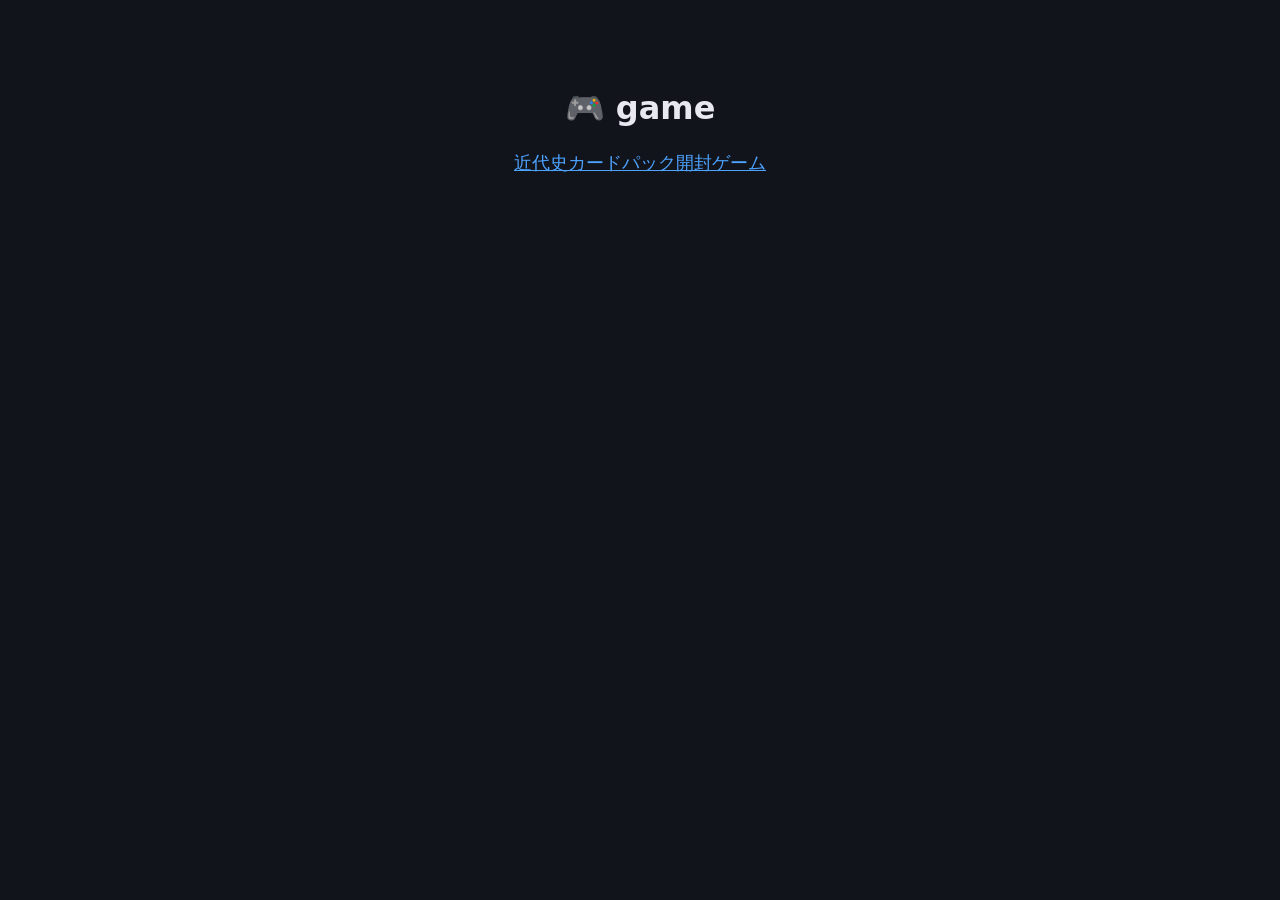
<file: index.html>
<!DOCTYPE html>
<html lang="ja">
  <head>
    <meta charset="UTF-8">
    <meta name="viewport" content="width=device-width, initial-scale=1.0">
    <title>game</title>
    <style>
      body { font-family: system-ui, sans-serif; background: #12141c; color: #e8e8f0; display: flex; flex-direction: column; align-items: center; padding-top: 60px; }
      h1 { margin-bottom: 24px; }
      a { color: #4da3ff; font-size: 18px; }
    </style>
  </head>
  <body>
    <h1>🎮 game</h1>
    <a href="game/cardgame/">近代史カードパック開封ゲーム</a>
  </body>
</html>
</file>
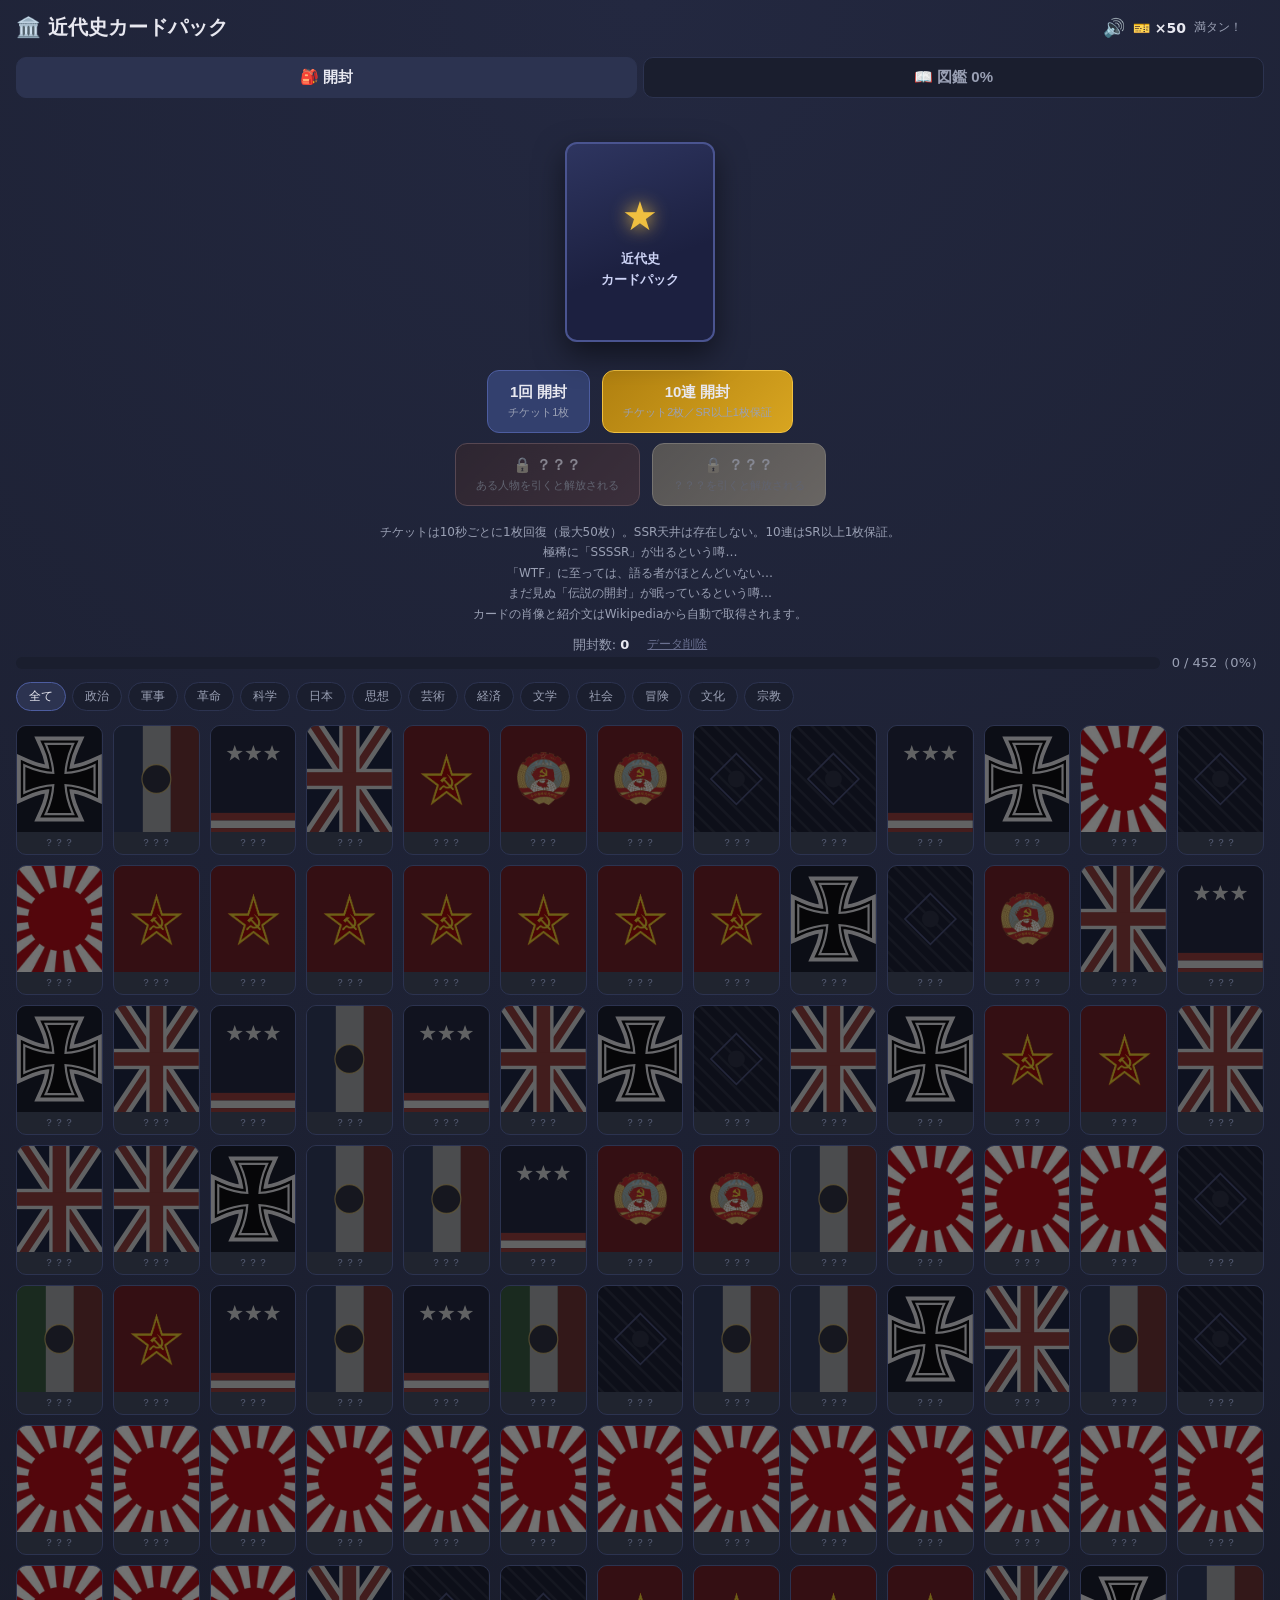
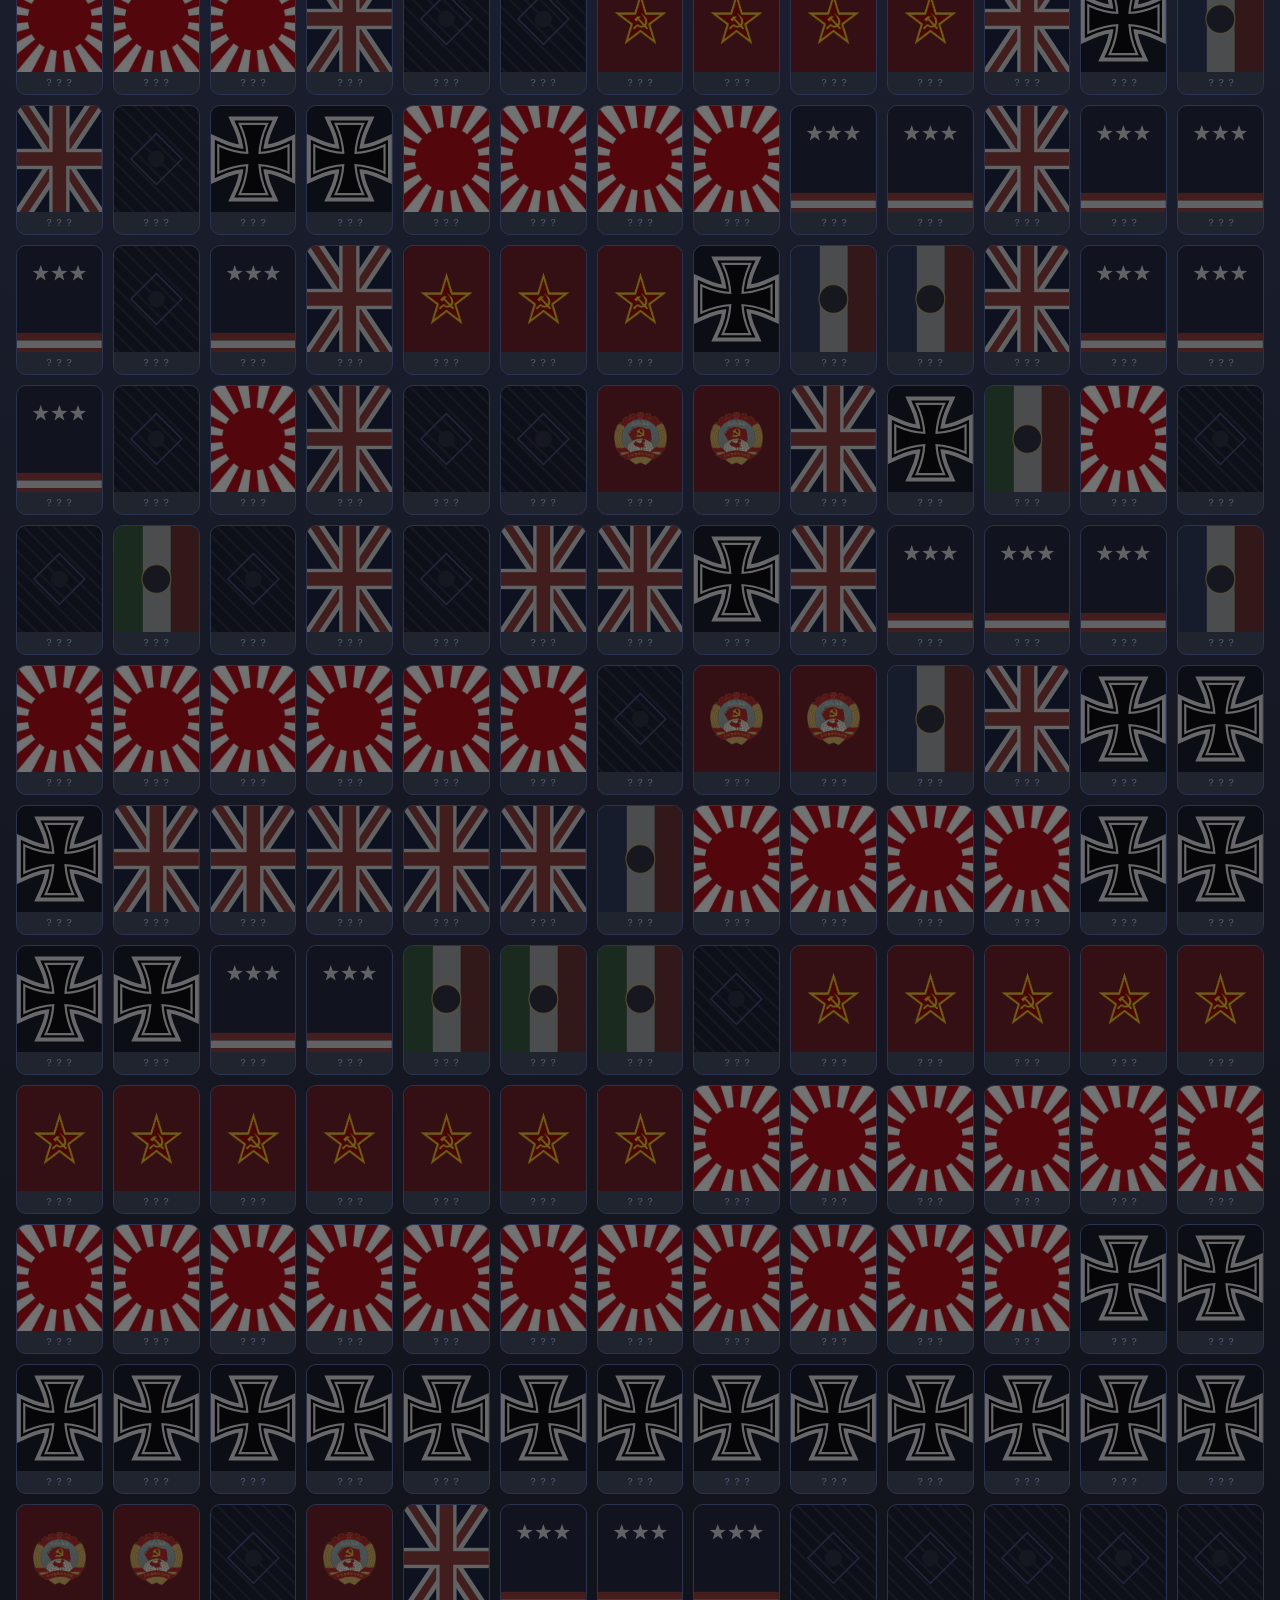
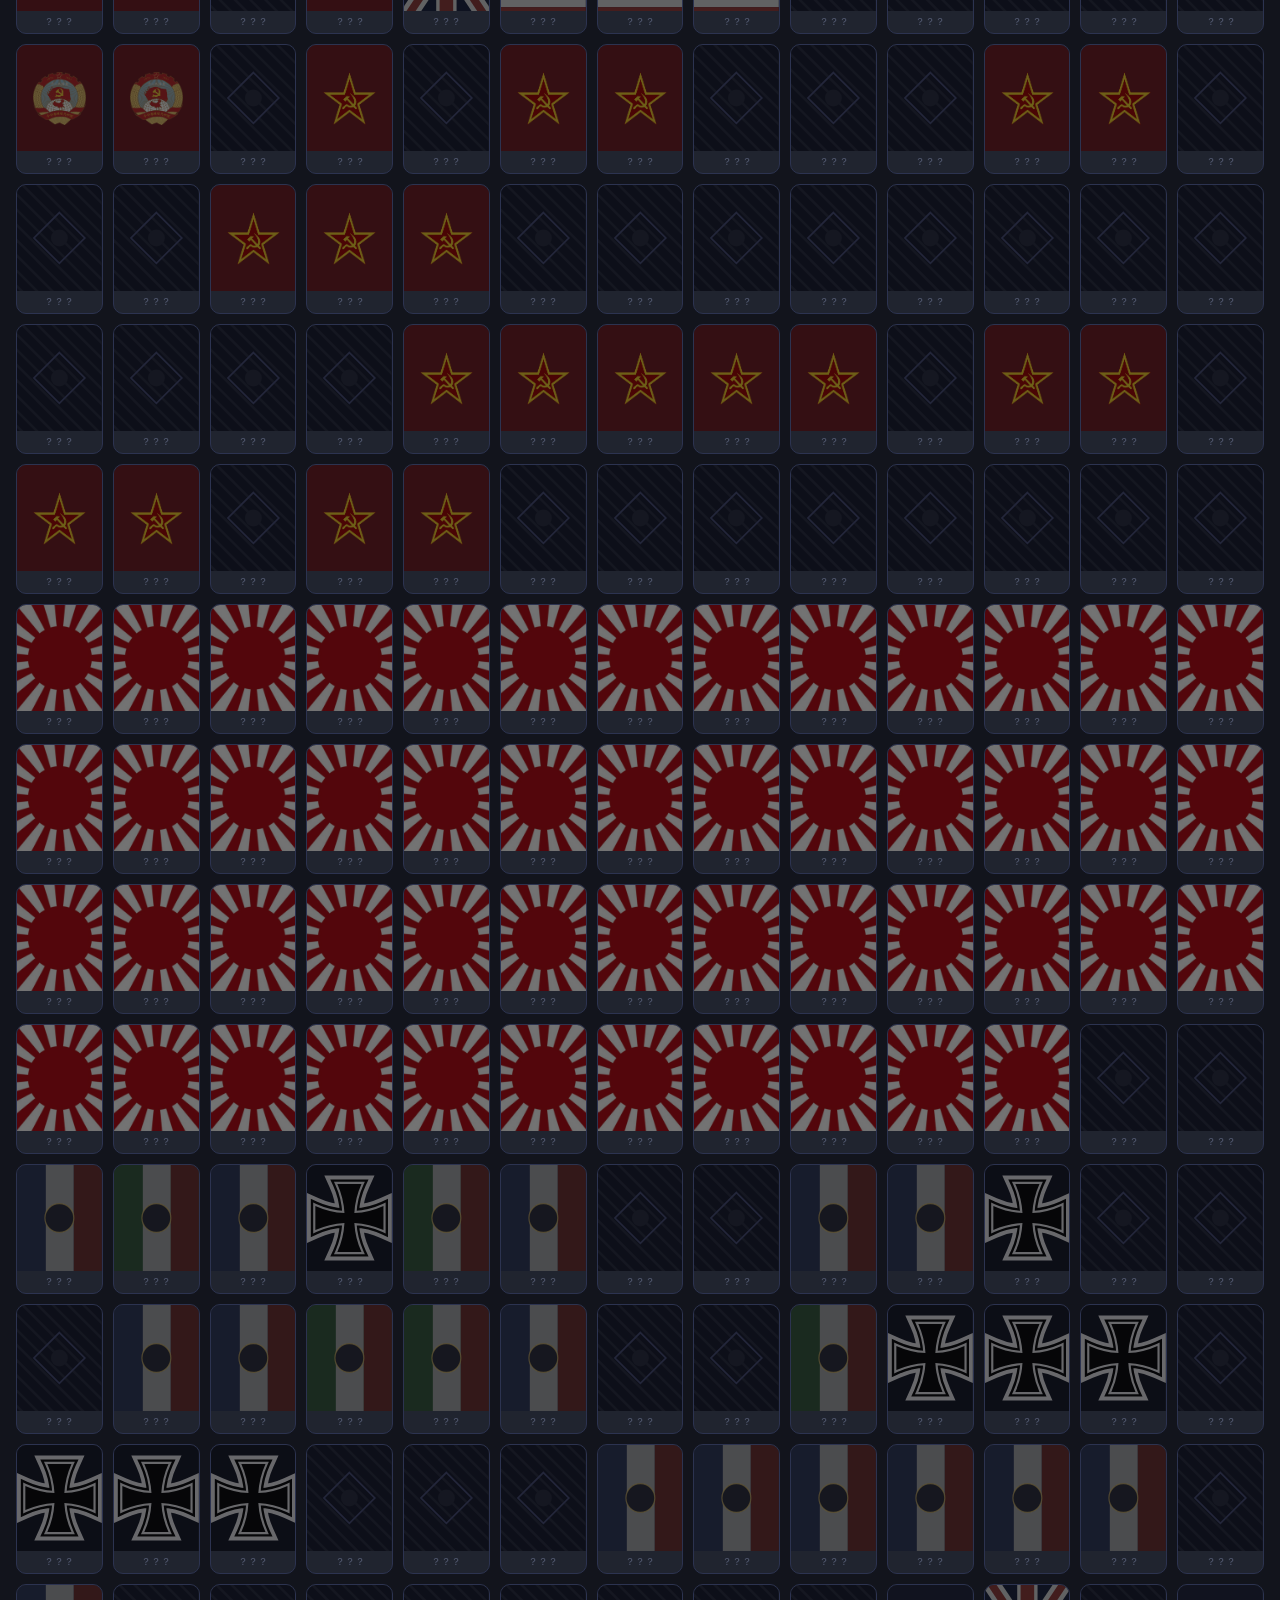
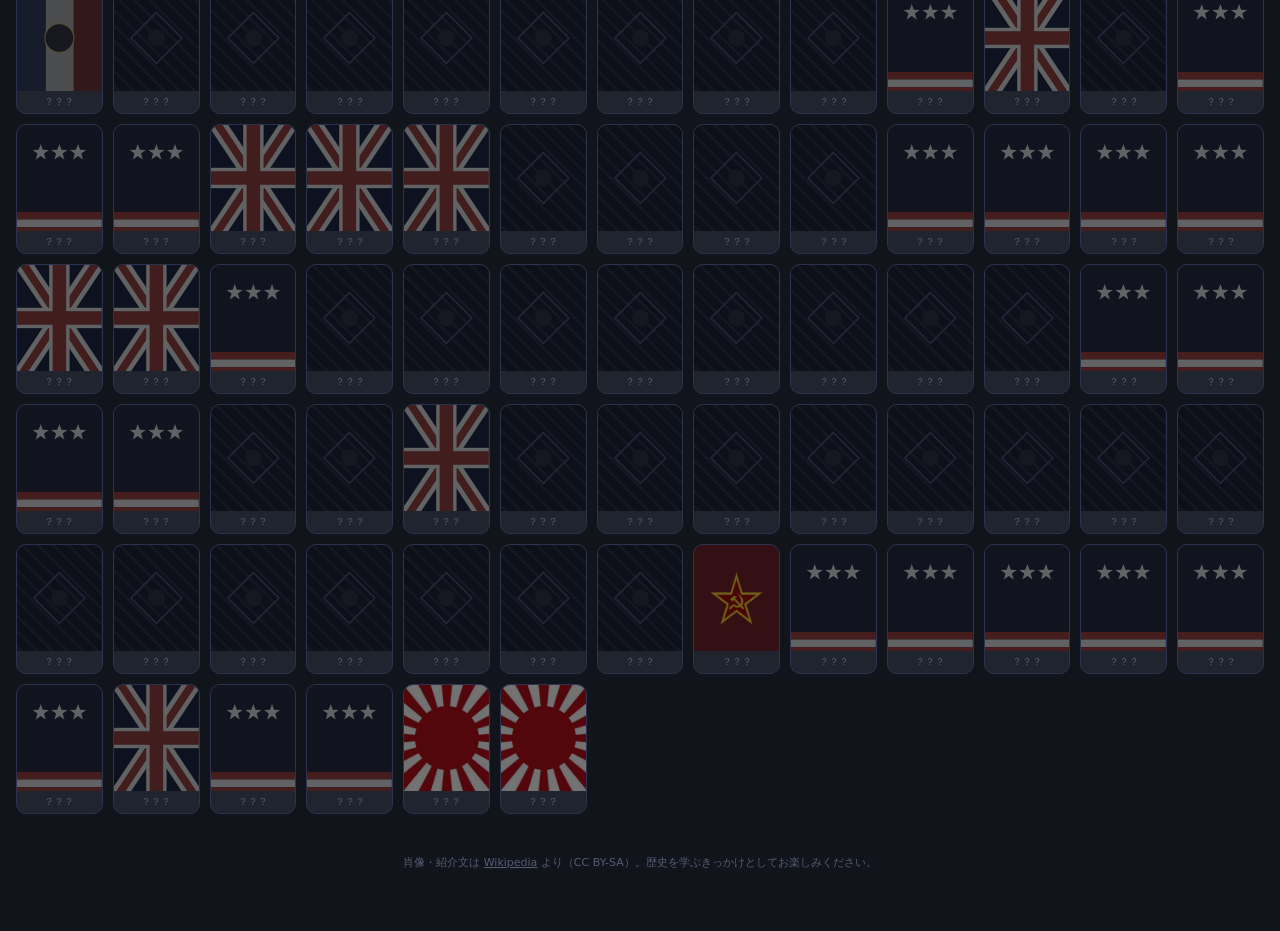
<file: game/cardgame/index.html>
<!DOCTYPE html>
<html lang="ja">
<head>
<meta charset="UTF-8">
<meta name="viewport" content="width=device-width, initial-scale=1.0, viewport-fit=cover">
<title>近代史カードパック</title>
<link rel="stylesheet" href="style.css?v=16">
</head>
<body>
<header>
  <h1>🏛️ 近代史カードパック</h1>
  <div class="tickets">
    <button id="mute" class="icon-btn" title="サウンド ON/OFF">🔊</button>
    <span id="ticket-count" class="ticket-pill">🎫 ×5</span>
    <span id="ticket-timer" class="ticket-timer"></span>
  </div>
</header>

<nav class="tabs">
  <button class="tab active" data-tab="gacha">🎒 開封</button>
  <button class="tab" data-tab="dex" id="dex-tab">📖 図鑑 <span id="dex-pct"></span></button>
</nav>

<main>
  <!-- 開封 -->
  <section id="gacha" class="panel active">
    <div class="pack-visual" id="pack-visual">
      <div class="pack-body">
        <div class="pack-star">★</div>
        <div class="pack-label">近代史<br>カードパック</div>
      </div>
    </div>
    <div class="gacha-buttons">
      <button id="draw1" class="btn">1回 開封<br><small>チケット1枚</small></button>
      <button id="draw10" class="btn btn-gold">10連 開封<br><small>チケット2枚／SR以上1枚保証</small></button>
    </div>
    <div class="gacha-buttons vip-buttons">
      <button id="draw-ssr1" class="btn btn-crimson"></button>
      <button id="draw-ssr10" class="btn btn-gold"></button>
    </div>
    <p class="note">チケットは10秒ごとに1枚回復（最大50枚）。SSR天井は存在しない。10連はSR以上1枚保証。<br>極稀に「SSSSR」が出るという噂…<br>「WTF」に至っては、語る者がほとんどいない…<br>まだ見ぬ「伝説の開封」が眠っているという噂…<br>カードの肖像と紹介文はWikipediaから自動で取得されます。</p>
    <div class="stats">
      <span>開封数: <b id="stat-packs">0</b></span>
      <button id="reset" class="link-btn">データ削除</button>
    </div>
  </section>

  <!-- 図鑑 -->
  <section id="dex" class="panel">
    <div class="dex-head">
      <div class="progress"><div id="progress-bar"></div></div>
      <span id="progress-text">0 / 0（0%）</span>
    </div>
    <div class="filters" id="filters"></div>
    <div id="dex-grid" class="dex-grid"></div>
  </section>
</main>

<footer>肖像・紹介文は <a href="https://ja.wikipedia.org/" target="_blank" rel="noopener">Wikipedia</a> より（CC BY-SA）。歴史を学ぶきっかけとしてお楽しみください。</footer>

<!-- 開封結果オーバーレイ -->
<div id="overlay" class="overlay hidden">
  <div class="overlay-head">
    <span id="overlay-title">開封結果</span>
  </div>
  <div id="cards-area" class="cards-area"></div>
  <div class="overlay-actions">
    <button id="open-all" class="btn btn-small">すべてめくる</button>
    <button id="close-overlay" class="btn btn-small">閉じる</button>
  </div>
</div>

<!-- カード詳細 -->
<div id="detail" class="overlay hidden">
  <div class="detail-box" id="detail-box"></div>
</div>

<audio id="soviet-jingle" src="assets/soviet.mp3" preload="auto"></audio>
<audio id="china-jingle" src="assets/china.mp3" preload="auto" loop></audio>
<audio id="erika-jingle" src="assets/erika.mp3" preload="auto"></audio>
<audio id="kongyo-jingle" src="assets/kongyo.mp3" preload="auto" loop></audio>
<video id="confirm-video" class="confirm-video hidden" src="assets/confirm.mp4" playsinline></video>
<script src="cards.js?v=17"></script>
<script src="app.js?v=40"></script>
</body>
</html>
</file>
<file: game/cardgame/style.css>
:root {
  --bg: #12141c;
  --bg2: #1a1e2e;
  --card-bg: #20242f;
  --text: #e8e8f0;
  --sub: #9aa0b4;
  --gold: #f0c040;
  --n: #8b93a5;
  --r: #4da3ff;
  --sr: #c07aff;
  --ssr: #ff7043;
}
* { box-sizing: border-box; margin: 0; padding: 0; }
body {
  background: radial-gradient(circle at 50% 0%, #232840 0%, var(--bg) 55%);
  color: var(--text);
  font-family: "Hiragino Kaku Gothic ProN", "Yu Gothic", system-ui, sans-serif;
  min-height: 100vh;
  padding-bottom: 60px;
  touch-action: manipulation;            /* ダブルタップズーム・長押しメニュー抑制 */
  -webkit-tap-highlight-color: transparent;
}
header {
  display: flex; align-items: center; justify-content: space-between;
  padding: 14px 16px 6px;
}
header h1 { font-size: 20px; }
.tickets { display: flex; align-items: center; gap: 8px; }
.ticket-pill { font-size: 14px; font-weight: bold; }
.ticket-timer { font-size: 12px; color: var(--sub); min-width: 70px; text-align: left; }
.icon-btn { background: none; border: none; font-size: 18px; cursor: pointer; }
.tabs { display: flex; gap: 6px; padding: 10px 16px; }
.tab {
  flex: 1; padding: 10px; font-size: 15px; font-weight: bold; cursor: pointer;
  background: var(--bg2); color: var(--sub); border: 1px solid #2c3350; border-radius: 10px;
}
.tab.active { color: var(--text); background: #2c3350; }
main { padding: 10px 16px; }

/* ---- 開封パネル ---- */
.pack-visual { display: flex; justify-content: center; padding: 24px 0 28px; }
.pack-body {
  width: 150px; height: 200px; border-radius: 12px; position: relative;
  background: linear-gradient(160deg, #2e3560, #1c2040 60%);
  border: 2px solid #4a5490;
  display: flex; flex-direction: column; align-items: center; justify-content: center;
  box-shadow: 0 12px 30px rgba(0,0,0,.5);
  transition: transform .15s;
}
.pack-body.shake { animation: shake .5s ease; }
@keyframes shake {
  0%,100% { transform: rotate(0); } 25% { transform: rotate(-4deg); }
  50% { transform: rotate(4deg); } 75% { transform: rotate(-3deg); }
}
.pack-star { font-size: 40px; color: var(--gold); text-shadow: 0 0 18px var(--gold); }
.pack-label { margin-top: 10px; font-size: 13px; font-weight: bold; text-align: center; line-height: 1.6; color: #cdd3f5; }
.gacha-buttons { display: flex; gap: 12px; justify-content: center; }
.btn {
  background: #33406e; color: var(--text); border: 1px solid #4d5da0;
  padding: 12px 20px; border-radius: 12px; font-size: 15px; font-weight: bold; cursor: pointer;
  transition: transform .1s, filter .15s;
}
.btn small { font-weight: normal; font-size: 11px; color: var(--sub); display: block; margin-top: 3px; }
.btn:active { transform: scale(.96); }
.btn:disabled { filter: grayscale(.8); opacity: .5; cursor: not-allowed; }
.btn-gold { background: linear-gradient(135deg, #b08010, #d8a520); border-color: #f0c040; }
.note { margin-top: 16px; font-size: 12px; color: var(--sub); line-height: 1.7; text-align: center; }
.stats { display: flex; gap: 18px; justify-content: center; margin-top: 12px; font-size: 13px; color: var(--sub); }
.stats b { color: var(--text); }
.link-btn { background: none; border: none; color: #6a7090; font-size: 12px; cursor: pointer; text-decoration: underline; }

/* ---- 図鑑 ---- */
.dex-head { display: flex; align-items: center; gap: 12px; margin-bottom: 10px; }
.progress { flex: 1; height: 12px; background: var(--bg2); border-radius: 6px; overflow: hidden; }
#progress-bar { height: 100%; width: 0; background: linear-gradient(90deg, #4da3ff, #f0c040); transition: width .3s; }
#progress-text { font-size: 13px; color: var(--sub); white-space: nowrap; }
.filters { display: flex; gap: 6px; flex-wrap: wrap; margin-bottom: 14px; }
.filter-btn {
  padding: 5px 12px; font-size: 12px; border-radius: 20px; cursor: pointer;
  background: var(--bg2); color: var(--sub); border: 1px solid #2c3350;
}
.filter-btn.active { color: var(--text); border-color: #4d5da0; background: #2c3350; }
.dex-grid { display: grid; grid-template-columns: repeat(auto-fill, minmax(86px, 1fr)); gap: 10px; }
.dex-card {
  border-radius: 10px; overflow: hidden; background: var(--card-bg);
  border: 1px solid #2c3350; cursor: pointer; position: relative;
}
.dex-card .thumb { width: 100%; aspect-ratio: 4/5; object-fit: cover; display: block; background: #171a26; }
.dex-card.locked .thumb { filter: brightness(0.25) grayscale(1); }
.dex-card .cname {
  font-size: 10px; padding: 4px 4px; text-align: center; white-space: nowrap;
  overflow: hidden; text-overflow: ellipsis; color: var(--text);
}
.dex-card.locked .cname { color: #565d75; }
.dex-card .lv { position: absolute; top: 3px; left: 3px; font-size: 9px; background: rgba(0,0,0,.6); border-radius: 6px; padding: 1px 4px; color: var(--gold); }
.badge-mini { position: absolute; top: 3px; right: 3px; font-size: 8px; font-weight: bold; padding: 1px 4px; border-radius: 4px; background: rgba(0,0,0,.55); }
.badge-mini.SSR { color: var(--ssr); } .badge-mini.SR { color: var(--sr); }
.badge-mini.R { color: var(--r); } .badge-mini.N { color: var(--n); }

/* ---- 開封オーバーレイ ---- */
.overlay {
  position: fixed; inset: 0; background: rgba(8, 10, 18, .94); z-index: 50;
  overflow-y: auto; padding: 16px; animation: fadein .25s ease;
}
.overlay.hidden { display: none; }
@keyframes fadein { from { opacity: 0; } }
.overlay-head { display: flex; justify-content: space-between; align-items: center; margin-bottom: 16px; }
.overlay-head span { font-size: 17px; font-weight: bold; }
.overlay-actions { position: fixed; bottom: calc(18px + env(safe-area-inset-bottom)); left: 50%; transform: translateX(-50%); display: flex; gap: 12px; z-index: 60; }
/* 連打時のテキスト選択・iOS拡大抑制 */
.card, .dex-card, .btn, .tab, .filter-btn, .pack-body { -webkit-user-select: none; user-select: none; }
.overlay.soviet::before {
  content: ""; position: fixed; inset: 0; pointer-events: none; z-index: 1;
  background: radial-gradient(circle at 50% 32%, rgba(200,32,44,.45) 0%, rgba(140,16,28,.2) 45%, transparent 72%);
  animation: redpulse 1s ease-in-out infinite alternate;
}
@keyframes redpulse { from { opacity: .4; } to { opacity: 1; } }
.btn-small { padding: 7px 12px; font-size: 13px; border-radius: 8px; }
.cards-area {
  display: grid; grid-template-columns: repeat(auto-fill, minmax(140px, 1fr));
  gap: 14px; max-width: 780px; margin: 0 auto; padding-bottom: 96px;
}

/* ---- カード（めくり） ---- */
.card { perspective: 900px; aspect-ratio: 2/3; cursor: pointer; }
.card .inner {
  position: relative; width: 100%; height: 100%;
  transform-style: preserve-3d; transition: transform .55s cubic-bezier(.4,1.4,.6,1);
}
.card.flipped .inner { transform: rotateY(180deg); }
.face {
  position: absolute; inset: 0; backface-visibility: hidden; -webkit-backface-visibility: hidden;
  border-radius: 12px; overflow: hidden; display: flex; flex-direction: column;
}
.face.back {
  background: linear-gradient(160deg, #2c3266, #1a1e3c);
  border: 2px solid #4a5490; align-items: center; justify-content: center;
}
.backpat { position: absolute; inset: 0; width: 100%; height: 100%; }
.face.back .q { position: absolute; inset: 0; display: flex; align-items: center; justify-content: center; font-size: 36px; color: rgba(232,232,240,.25); text-shadow: 0 2px 8px rgba(0,0,0,.6); }
.thumbwrap { width: 100%; aspect-ratio: 4/5; }
.thumbwrap svg { width: 100%; height: 100%; display: block; }
.backimg { width: 100%; height: 100%; background-size: cover; background-position: center; }
.backimg-contain { width: 100%; height: 100%; background-size: 62%; background-position: center; background-repeat: no-repeat; }
.dex-card.locked .thumbwrap { filter: brightness(.45) saturate(.75); }
.dphotowrap { width: 100%; aspect-ratio: 1/1; overflow: hidden; background: #171a26; position: relative; }
.dphotowrap svg { width: 100%; height: 100%; display: block; }
.face.front { transform: rotateY(180deg); border: 2px solid #3a4160; background: var(--card-bg); }
.portrait { flex: 1; position: relative; background: #171a26; overflow: hidden; }
.portrait img { width: 100%; height: 100%; object-fit: cover; object-position: top; display: block; }
.portrait .noimg {
  width: 100%; height: 100%; display: flex; align-items: center; justify-content: center;
  font-size: 44px; color: #4d5680;
}
.portrait .holo { position: absolute; inset: 0; pointer-events: none; }
.card-name {
  padding: 7px 6px; font-size: 12px; font-weight: bold; text-align: center;
  line-height: 1.35; min-height: 44px; display: flex; align-items: center; justify-content: center;
}
.card-tag { font-size: 9px; color: var(--sub); padding-bottom: 6px; text-align: center; }
.rarity-badge {
  position: absolute; top: 6px; right: 6px; font-size: 11px; font-weight: bold;
  padding: 2px 7px; border-radius: 6px; background: rgba(0,0,0,.6); z-index: 2;
}

/* レアリティ枠 */
.card.r-N .face.front { border-color: var(--n); }
.card.r-N .rarity-badge { color: var(--n); }
.card.r-R .face.front { border-color: var(--r); }
.card.r-R .rarity-badge { color: var(--r); }
.card.r-SR .face.front { border-color: var(--sr); box-shadow: 0 0 14px rgba(192,122,255,.35); }
.card.r-SR .rarity-badge { color: var(--sr); }
.card.r-SSR .face.front {
  border-color: var(--ssr); box-shadow: 0 0 20px rgba(255,112,67,.5);
}
.card.r-SSR .rarity-badge { color: var(--ssr); }
.card.r-SSR .portrait .holo {
  background: linear-gradient(115deg, transparent 30%, rgba(255,255,255,.25) 45%, transparent 60%),
              conic-gradient(from 0deg, #ff704333, transparent 30%, #f0c04033 50%, transparent 80%);
  animation: holo 2.2s linear infinite;
}
@keyframes holo { to { transform: rotate(1deg); filter: hue-rotate(360deg); } }
.card.new-badge::after {
  content: "NEW"; position: absolute; top: 6px; left: 6px; z-index: 2;
  font-size: 9px; font-weight: bold; color: #0c0e18; background: var(--gold);
  padding: 2px 5px; border-radius: 4px;
}
.card.ssr-burst .inner { animation: ssrpop .6s cubic-bezier(.3,1.6,.5,1); }
@keyframes ssrpop { 0% { transform: rotateY(180deg) scale(1); } 40% { transform: rotateY(180deg) scale(1.14); } 100% { transform: rotateY(180deg) scale(1); } }

/* ---- 詳細 ---- */
.detail-box {
  max-width: 420px; margin: 40px auto; background: var(--card-bg);
  border-radius: 14px; overflow: hidden; border: 1px solid #2c3350; cursor: pointer;
}
.detail-box img.dphoto { width: 100%; aspect-ratio: 1/1; object-fit: cover; object-position: top; display: block; background: #171a26; }
.detail-box .dinfo { padding: 14px; }
.detail-box h2 { font-size: 18px; margin-bottom: 2px; }
.detail-box .dmeta { font-size: 12px; color: var(--sub); margin-bottom: 10px; }
.detail-box .ddesc { font-size: 13px; line-height: 1.7; }
.detail-box .dextract { font-size: 12px; line-height: 1.7; color: var(--sub); margin-top: 10px; padding-top: 10px; border-top: 1px solid #2c3350; }
.detail-box .dlink { display: inline-block; margin-top: 10px; font-size: 12px; color: var(--r); }

footer { text-align: center; font-size: 11px; color: #565d75; margin-top: 30px; line-height: 1.6; }
footer a { color: #565d75; }

/* 確定演出：他カードをフェードアウトし、対象カードを画面中央へ */
.cards-area.confirm-active .card:not(.confirm-hero) { opacity: 0; transition: opacity .35s ease; pointer-events: none; }
.card.confirm-hero { box-shadow: 0 0 60px 10px rgba(224,72,72,.55); }
.card.r-SSR.confirm-hero { box-shadow: 0 0 60px 10px rgba(255,150,60,.6); }
.card.r-USSR.confirm-hero { box-shadow: 0 0 70px 14px rgba(255,75,75,.75); }
/* 中央登場時の衝撃波リング */
.card.confirm-hero::before {
  content: ""; position: absolute; inset: -4%; border-radius: 12px;
  border: 3px solid rgba(255,190,80,.85); pointer-events: none; z-index: 3;
  animation: confirmShock .65s ease-out forwards;
}
@keyframes confirmShock { 0% { transform: scale(.75); opacity: 1; } 100% { transform: scale(1.9); opacity: 0; } }
.confirm-video { position: fixed; inset: 0; width: 100vw; height: 100vh; height: 100dvh; object-fit: cover; z-index: 120; background: #05070f; pointer-events: none; }
.confirm-video.hidden { display: none; }

/* スターリン用：overlay内の背景映像（カード z90 より下、ボタン z60 より…いや上に置いて下から透ける形） */
.confirm-video-bg { position: fixed; inset: 0; width: 100vw; height: 100vh; height: 100dvh; object-fit: cover; z-index: 40; background: #000; pointer-events: none; }

/* USSR（スターリン専用枠）：赤金の特別感 */
.card.r-USSR .face.front {
  border-color: #ff4b4b; box-shadow: 0 0 22px rgba(255,75,75,.6);
  animation: ussrPulse 1.2s ease-in-out infinite alternate;
}
.card.r-USSR .rarity-badge { color: #ff5b5b; }
.card.r-USSR .portrait .holo {
  background: linear-gradient(115deg, transparent 30%, rgba(255,255,255,.25) 45%, transparent 60%),
              conic-gradient(from 0deg, #ff4b4b44, transparent 30%, #f0c04044 50%, transparent 80%);
  animation: holo 2.2s linear infinite;
}
@keyframes ussrPulse { from { box-shadow: 0 0 14px rgba(255,75,75,.45); } to { box-shadow: 0 0 28px rgba(255,75,75,.75); } }


/* ---- 伝説の開封 ---- */
.vip-buttons { margin-top: 10px; }
.btn-crimson { background: linear-gradient(135deg, #7a1520, #b02030); border-color: #ff4b4b; color: #ffd9d9; }

/* ---- SSSSR（超伝説枠）: 金色の脈動 ---- */
.card.r-SSSSR .face.front {
  border-color: #ffe14d; box-shadow: 0 0 30px rgba(255,225,77,.75);
  animation: ssssrPulse 1.2s ease-in-out infinite alternate;
}
.card.r-SSSSR .rarity-badge { color: #ffe14d; }
.card.r-SSSSR .portrait .holo {
  background: linear-gradient(115deg, transparent 30%, rgba(255,255,255,.3) 45%, transparent 60%),
              conic-gradient(from 0deg, #ffe14d66, #ff704366 25%, #c07aff66 50%, #ffe14d66 80%);
  animation: holo 1.6s linear infinite;
}
@keyframes ssssrPulse { from { box-shadow: 0 0 20px rgba(255,225,77,.6); } to { box-shadow: 0 0 42px rgba(255,225,77,.95); } }
.badge-mini.SSSSR { color: #ffe14d; }
.card.r-SSSSR.confirm-hero { box-shadow: 0 0 70px 16px rgba(255,225,77,.85); }

/* ---- WTF（語る者もいない枠）: 血の脈動 ---- */
.card.r-WTF .face.front {
  border-color: #ff2e4d; box-shadow: 0 0 30px rgba(255,46,77,.8);
  animation: wtfPulse 1.6s ease-in-out infinite alternate;
}
.card.r-WTF .rarity-badge { color: #ff2e4d; }
.card.r-WTF .portrait .holo {
  background: linear-gradient(115deg, transparent 30%, rgba(255,255,255,.25) 45%, transparent 60%),
              conic-gradient(from 0deg, #ff2e4d66, #7a0d2166 30%, #1a050866 55%, #ff2e4d66 85%);
  animation: holo 2.2s linear infinite;
}
@keyframes wtfPulse { from { box-shadow: 0 0 16px rgba(255,46,77,.55); } to { box-shadow: 0 0 44px rgba(255,46,77,.95); } }
.badge-mini.WTF { color: #ff2e4d; }
.card.r-WTF.confirm-hero { box-shadow: 0 0 70px 16px rgba(255,46,77,.9); }

/* ---- スマホ対応（600px以下） ---- */
@media (max-width: 600px) {
  header { flex-wrap: wrap; gap: 4px 10px; padding: 12px 12px 4px; }
  header h1 { font-size: 17px; }
  .ticket-pill { font-size: 13px; }
  .ticket-timer { min-width: 56px; font-size: 11px; }
  main { padding: 8px 12px; }
  .tabs { padding: 8px 12px; }
  .tab { font-size: 14px; padding: 9px; }

  /* 開封パネル */
  .pack-visual { padding: 10px 0 18px; }
  .pack-body { width: 118px; height: 158px; }
  .pack-star { font-size: 30px; }
  .pack-label { margin-top: 6px; font-size: 11px; }
  .gacha-buttons { gap: 8px; }
  .btn { padding: 10px 8px; font-size: 14px; flex: 1; max-width: 190px; }
  .note { font-size: 11px; margin-top: 12px; }
  .stats { font-size: 12px; gap: 12px; flex-wrap: wrap; }

  /* 開封結果: 3列グリッドで10連も縦に伸びすぎないように */
  .cards-area { grid-template-columns: repeat(3, 1fr); gap: 8px; max-width: none; padding-bottom: 90px; }
  .card-name { font-size: 10px; min-height: 34px; padding: 4px 3px; }
  .card-tag { font-size: 8px; padding-bottom: 4px; }
  .rarity-badge { font-size: 9px; top: 4px; right: 4px; padding: 1px 5px; }
  .card.new-badge::after { font-size: 8px; top: 4px; left: 4px; }
  .portrait .noimg { font-size: 30px; }
  .face.back .q { font-size: 26px; }
  .overlay { padding: 12px; }
  .overlay-head { margin-bottom: 10px; }
  .overlay-head span { font-size: 15px; }
  .btn-small { padding: 8px 14px; font-size: 13px; }

  /* 図鑑 */
  .dex-grid { grid-template-columns: repeat(auto-fill, minmax(78px, 1fr)); gap: 8px; }
  .dex-card .cname { font-size: 9px; }
  .dex-head { gap: 8px; }
  #progress-text { font-size: 11px; }

  /* 詳細ポップアップ */
  .detail-box { margin: 20px auto; }
  .detail-box h2 { font-size: 16px; }
}
</file>
